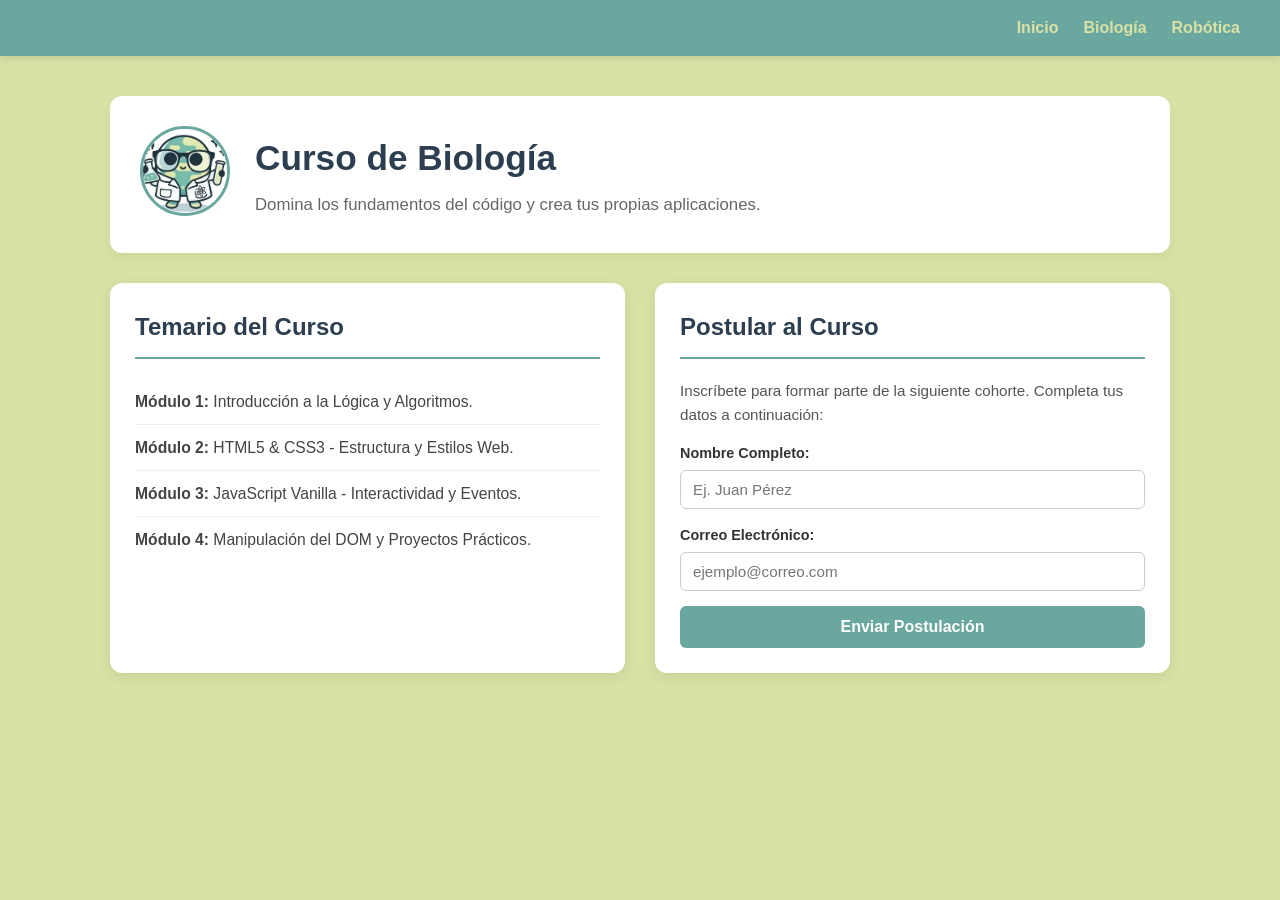
<file: pages/biologia.html>
<!DOCTYPE html>
<html lang="es">
<head>
    <meta charset="UTF-8">
    <meta name="viewport" content="width=device-width, initial-scale=1.0">
    <title>Programación - Nos Gusta La Ciencia</title>
    <!-- Nota: Subimos un nivel de carpeta con ../ para encontrar la carpeta css -->
    <link rel="stylesheet" href="../css/styles.css">
</head>
<body>

    <!-- MENÚ SUPERIOR -->
    <nav class="navbar">
        <div class="nav-container">
            <ul class="nav-links">
                <!-- Volver al Inicio -->
                <li><a href="../index.html">Inicio</a></li>
                <li><a href="biologia.html">Biología</a></li>
                <li><a href="robotica.html">Robótica</a></li>
            </ul>
        </div>
    </nav>

    <main class="container">

        <!-- CABECERA DE LA PÁGINA: LOGO A LA IZQUIERDA Y TÍTULO A LA DERECHA -->
        <header class="course-header">
            <div class="course-header-logo">
                <img src="../images/biologia.logo.jpg" alt="Logo biologia">
            </div>
            <div class="course-header-title">
                <h1>Curso de Biología</h1>
                <p>Domina los fundamentos del código y crea tus propias aplicaciones.</p>
            </div>
        </header>

        <!-- SECCIÓN DE DOS CARDS LADO A LADO -->
        <section class="course-grid">

            <!-- CARD 1: TEMARIO (Izquierda) -->
            <article class="course-card">
                <h2 class="card-header-title">Temario del Curso</h2>
                <div class="card-body">
                    <ul class="temario-list">
                        <li><strong>Módulo 1:</strong> Introducción a la Lógica y Algoritmos.</li>
                        <li><strong>Módulo 2:</strong> HTML5 & CSS3 - Estructura y Estilos Web.</li>
                        <li><strong>Módulo 3:</strong> JavaScript Vanilla - Interactividad y Eventos.</li>
                        <li><strong>Módulo 4:</strong> Manipulación del DOM y Proyectos Prácticos.</li>
                    </ul>
                </div>
            </article>

            <!-- CARD 2: POSTULACIÓN (Derecha) -->
            <article class="course-card postulacion-card">
                <h2 class="card-header-title">Postular al Curso</h2>
                <div class="card-body">
                    <p class="postulacion-info">
                        Inscríbete para formar parte de la siguiente cohorte. Completa tus datos a continuación:
                    </p>
                    
                    <!-- Formulario de postulación -->
                    <form class="postulacion-form" id="form-postulacion">
                        <div class="form-group">
                            <label for="nombre">Nombre Completo:</label>
                            <input type="text" id="nombre" name="nombre" placeholder="Ej. Juan Pérez" required>
                        </div>
                        
                        <div class="form-group">
                            <label for="email">Correo Electrónico:</label>
                            <input type="email" id="email" name="email" placeholder="ejemplo@correo.com" required>
                        </div>

                        <button type="submit" class="btn-postular">Enviar Postulación</button>
                    </form>
                </div>
            </article>

        </section>

    </main>

    <!-- JS Vanilla cargado desde la subcarpeta -->
    <script src="../js/main.js"></script>
</body>
</html>
</file>
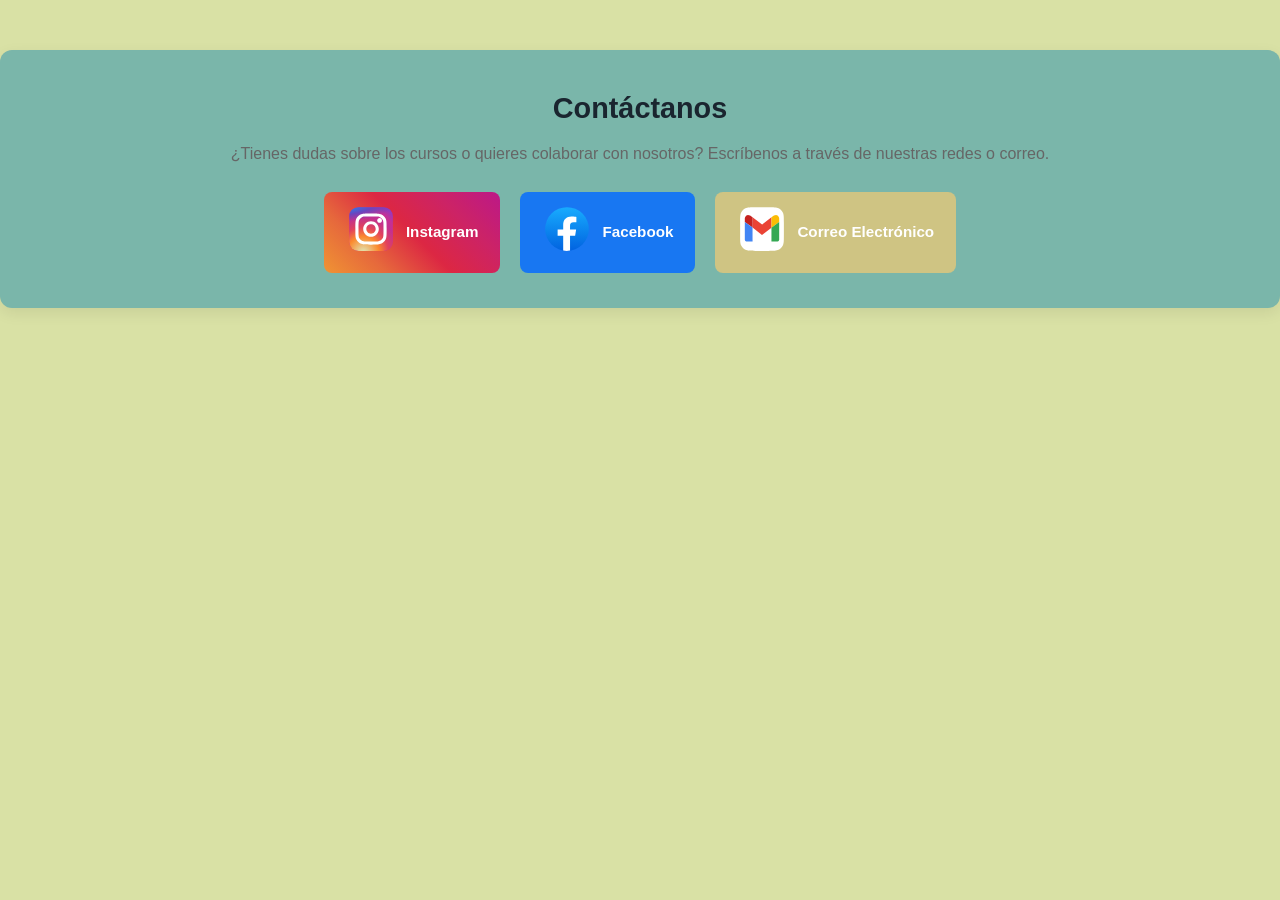
<file: pages/contactanos.html>
<!DOCTYPE html>
<html lang="es">
<head>
    <meta charset="UTF-8">
    <meta name="viewport" content="width=device-width, initial-scale=1.0">
    <title>Contáctanos - Nos Gusta La Ciencia</title>
    <link rel="stylesheet" href="../css/styles.css">
</head>
<body>

    <!-- SECCIÓN DE CONTACTO -->
    <section class="contacto-section">
        <div class="contacto-card">
            <h2>Contáctanos</h2>
            <p>¿Tienes dudas sobre los cursos o quieres colaborar con nosotros? Escríbenos a través de nuestras redes o correo.</p>
            
            <div class="contacto-links">
                <!-- Enlace a Instagram -->
                <a href="https://instagram.com/nosgustalaciencia" target="_blank" rel="noopener noreferrer" class="contacto-item instagram">
                    <span><img src="../images/instagram.svg" alt="icono instagram" class="ig"></span>
                    <span>Instagram</span>
                </a>

                <!-- Enlace a Facebook -->
                <a href="https://facebook.com/Nos Gusta La Ciencia" target="_blank" rel="noopener noreferrer" class="contacto-item facebook">
                    <span><img src="../images/facebook.svg" alt="icono facebook" class="face"></span>
                    <span>Facebook</span>
                </a>

                <!-- Enlace de Correo Electrónico -->
                <a href="mailto:nosgustalaciencia.bo@gmail.com" class="contacto-item email">
                    <span><img src="../images/gmail.svg" alt="icono gmail" class="gmail"></span>
                    <span>Correo Electrónico</span>
                </a>
            </div>
        </div>
    </section>

</body>
</html>
</file>
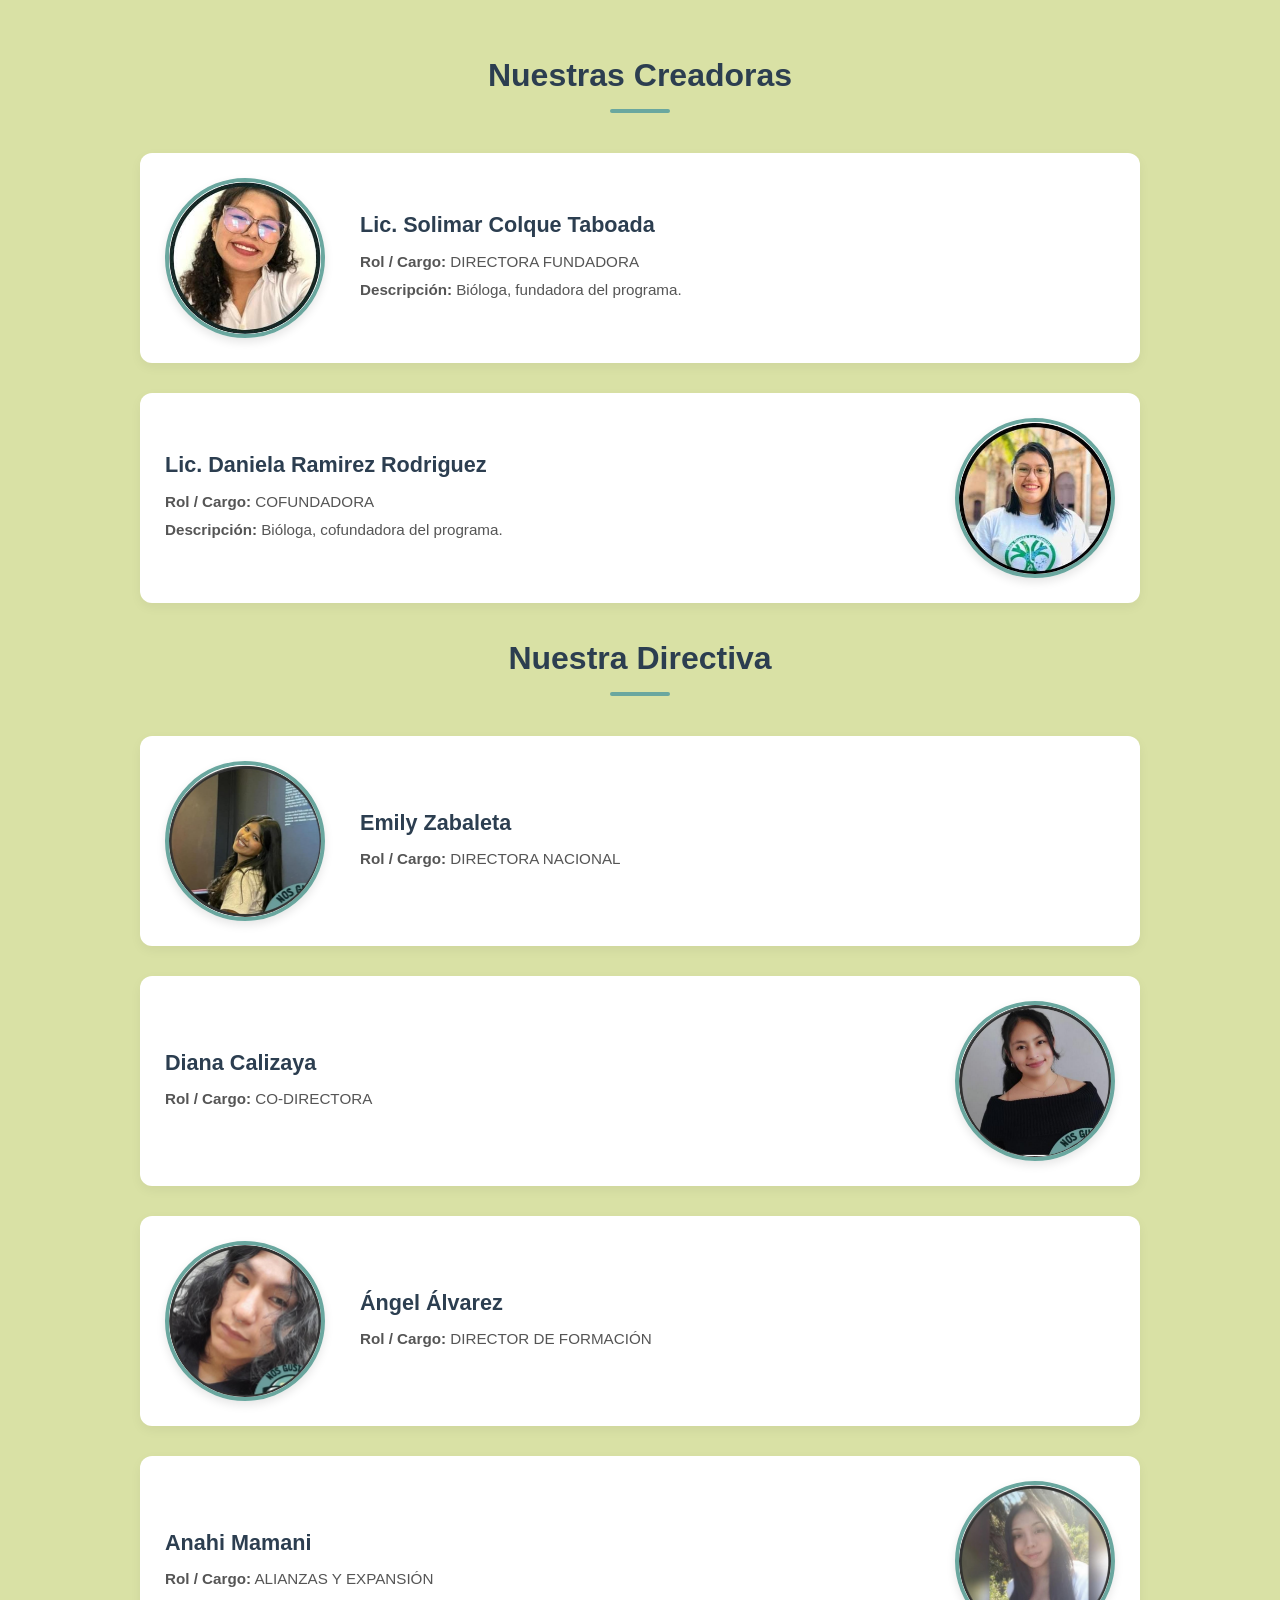
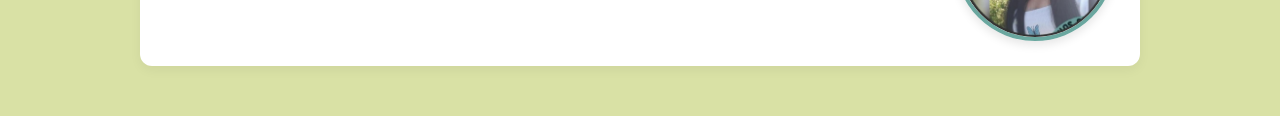
<file: pages/integrantes.html>
<!DOCTYPE html>
<html lang="es">
<head>
    <meta charset="UTF-8">
    <meta name="viewport" content="width=device-width, initial-scale=1.0">
    <title>Integrantes - Nos Gusta La Ciencia</title>
    <link rel="stylesheet" href="../css/styles.css">
</head>
<body>

    <!-- SECCIÓN DE INTEGRANTES -->
    <section class="integrantes-section">
        <h2>Nuestras Creadoras</h2>

        <!-- INTEGRANTE 1: Solimar (Imagen a la izquierda, Datos a la derecha) -->
        <div class="integrante-row">
            <div class="integrante-img">
                <img src="../images/solimar.jpg" alt="Foto de la fundadora" id="fundadora.imagen">
            </div>
            <div class="integrante-info">
                <h3>Lic. Solimar Colque Taboada</h3>
                <p><strong>Rol / Cargo:</strong> DIRECTORA FUNDADORA</p>
                <p><strong>Descripción:</strong> Bióloga, fundadora del programa.</p>
            </div>
        </div>

        <!-- INTEGRANTE 2: Daniela (Imagen a la derecha, Datos a la izquierda - Invertido) -->
        <div class="integrante-row reverse">
            <div class="integrante-img">
                <img src="../images/daniela.jpg" alt="Foto de la cofundadora" id="cofundadora.imagen">
            </div>
            <div class="integrante-info">
                <h3>Lic. Daniela Ramirez Rodriguez</h3>
                <p><strong>Rol / Cargo:</strong> COFUNDADORA</p>
                <p><strong>Descripción:</strong> Bióloga, cofundadora del programa.</p>
            </div>
        </div>

        <h2>Nuestra Directiva</h2>

        <!-- INTEGRANTE 3: Emily (Imagen a la izquierda, Datos a la derecha) -->
        <div class="integrante-row">
            <div class="integrante-img">
                <img src="../images/emili.jpg" alt="Foto de la directora nacional" id="directora-nacional.imagen">
            </div>
            <div class="integrante-info">
                <h3>Emily Zabaleta</h3>
                <p><strong>Rol / Cargo:</strong> DIRECTORA NACIONAL</p>
            </div>
        </div>

        <!-- INTEGRANTE 4: Diana (Imagen a la derecha, Datos a la izquierda - Invertido) -->
        <div class="integrante-row reverse">
            <div class="integrante-img">
                <img src="../images/diana.jpg" alt="Foto de la co-directora" id="co-directora.imagen">
            </div>
            <div class="integrante-info">
                <h3>Diana Calizaya</h3>
                <p><strong>Rol / Cargo:</strong> CO-DIRECTORA</p>
               
            </div>
        </div>

        <!-- INTEGRANTE 5: Ángel (Imagen a la izquierda, Datos a la derecha) -->
        <div class="integrante-row">
            <div class="integrante-img">
                <img src="../images/angel.jpg" alt="Foto del director de formación" id="director-formacion.imagen">
            </div>
            <div class="integrante-info">
                <h3>Ángel Álvarez</h3>
                <p><strong>Rol / Cargo:</strong> DIRECTOR DE FORMACIÓN</p>
            
            </div>
        </div>

        <!-- INTEGRANTE 6: Anahi (Imagen a la derecha, Datos a la izquierda - Invertido) -->
        <div class="integrante-row reverse">
            <div class="integrante-img">
                <img src="../images/anahi.jpg" alt="Foto de la directora de alianzas" id="directora-alianzas.imagen">
            </div>
            <div class="integrante-info">
                <h3>Anahi Mamani</h3>
                <p><strong>Rol / Cargo:</strong> ALIANZAS Y EXPANSIÓN</p>
             
            </div>
        </div>

    </section>

</body>
</html>
</file>
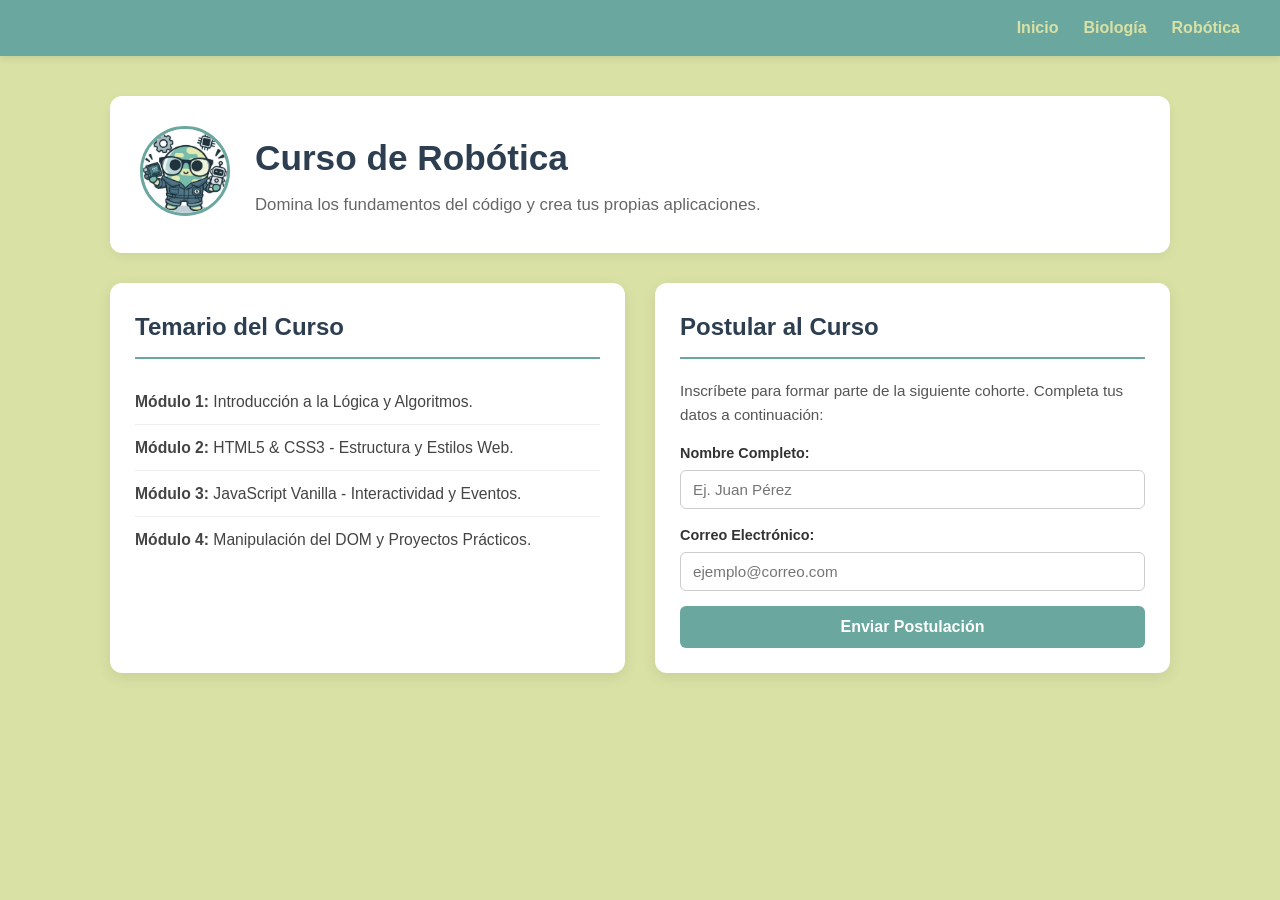
<file: pages/robotica.html>
<!DOCTYPE html>
<html lang="es">
<head>
    <meta charset="UTF-8">
    <meta name="viewport" content="width=device-width, initial-scale=1.0">
    <title>Programación - Nos Gusta La Ciencia</title>
    <!-- Nota: Subimos un nivel de carpeta con ../ para encontrar la carpeta css -->
    <link rel="stylesheet" href="../css/styles.css">
</head>
<body>

    <!-- MENÚ SUPERIOR -->
    <nav class="navbar">
        <div class="nav-container">
            <ul class="nav-links">
                <!-- Volver al Inicio -->
                <li><a href="../index.html">Inicio</a></li>
                <li><a href="biologia.html">Biología</a></li>
                <li><a href="robotica.html">Robótica</a></li>
            </ul>
        </div>
    </nav>

    <main class="container">

        <!-- CABECERA DE LA PÁGINA: LOGO A LA IZQUIERDA Y TÍTULO A LA DERECHA -->
        <header class="course-header">
            <div class="course-header-logo">
                <img src="../images/robotica.logo.jpg" alt="Logo Robótica">
            </div>
            <div class="course-header-title">
                <h1>Curso de Robótica</h1>
                <p>Domina los fundamentos del código y crea tus propias aplicaciones.</p>
            </div>
        </header>

        <!-- SECCIÓN DE DOS CARDS LADO A LADO -->
        <section class="course-grid">

            <!-- CARD 1: TEMARIO (Izquierda) -->
            <article class="course-card">
                <h2 class="card-header-title">Temario del Curso</h2>
                <div class="card-body">
                    <ul class="temario-list">
                        <li><strong>Módulo 1:</strong> Introducción a la Lógica y Algoritmos.</li>
                        <li><strong>Módulo 2:</strong> HTML5 & CSS3 - Estructura y Estilos Web.</li>
                        <li><strong>Módulo 3:</strong> JavaScript Vanilla - Interactividad y Eventos.</li>
                        <li><strong>Módulo 4:</strong> Manipulación del DOM y Proyectos Prácticos.</li>
                    </ul>
                </div>
            </article>

            <!-- CARD 2: POSTULACIÓN (Derecha) -->
            <article class="course-card postulacion-card">
                <h2 class="card-header-title">Postular al Curso</h2>
                <div class="card-body">
                    <p class="postulacion-info">
                        Inscríbete para formar parte de la siguiente cohorte. Completa tus datos a continuación:
                    </p>
                    
                    <!-- Formulario de postulación -->
                    <form class="postulacion-form" id="form-postulacion">
                        <div class="form-group">
                            <label for="nombre">Nombre Completo:</label>
                            <input type="text" id="nombre" name="nombre" placeholder="Ej. Juan Pérez" required>
                        </div>
                        
                        <div class="form-group">
                            <label for="email">Correo Electrónico:</label>
                            <input type="email" id="email" name="email" placeholder="ejemplo@correo.com" required>
                        </div>

                        <button type="submit" class="btn-postular">Enviar Postulación</button>
                    </form>
                </div>
            </article>

        </section>

    </main>

    <!-- JS Vanilla cargado desde la subcarpeta -->
    <script src="../js/main.js"></script>
</body>
</html>
</file>
<file: css/styles.css>
/* ===================================================
   1. RESET BÁSICO Y VARIABLES DE ESTILO
   =================================================== */
* {
    margin: 0;
    padding: 0;
    box-sizing: border-box;
}

body {
    font-family: 'Segoe UI', Tahoma, Geneva, Verdana, sans-serif;
    line-height: 1.6;
    color: #333333;
    background-color: #d9e1a5; /* Color principal de fondo institucional */
}

/* ===================================================
   2. NAVEGACIÓN SUPERIOR DERECHA
   =================================================== */
.navbar {
    background-color: #6aa79f; /* Color institucional */
    position: sticky;
    top: 0;
    z-index: 1000;
    padding: 15px 40px;
    box-shadow: 0 2px 8px rgba(0, 0, 0, 0.1);
}

.nav-container {
    display: flex;
    justify-content: flex-end;
    max-width: 1200px;
    margin: 0 auto;
}

.nav-links {
    list-style: none;
    display: flex;
    gap: 25px;
}

.nav-links a {
    color: #d9e1a5;
    text-decoration: none;
    font-weight: 600;
    font-size: 1rem;
    transition: color 0.3s ease;
}

.nav-links a:hover {
    color: #d9e1a5; 
}

/* ===================================================
   3. HERO BANNER
   =================================================== */
.hero-banner {
    width: 100%;
    min-height: 280px;
    background-image: linear-gradient(rgba(0, 0, 0, 0.4), rgba(0, 0, 0, 0.4)), url('../images/fondo_NGC.jpg');
    background-size: cover;        
    background-position: center;   
    background-repeat: no-repeat;
    display: flex;
    justify-content: center;       
    align-items: center;           
    padding: 40px 20px;
}

.hero-logo {
    max-width: 180px;
    height: auto;
    border-radius: 50%;           
    border: 4px solid #ffffff;     
    box-shadow: 0 4px 15px rgba(0,0,0,0.4);
}

/* ===================================================
   4. SECCIÓN PRINCIPAL Y PROPÓSITO
   =================================================== */
.container {
    max-width: 1100px;
    margin: 40px auto;
    padding: 0 20px;
}

.proposito-section {
    text-align: center;
    margin-bottom: 50px;
    background-color: #ffffff;
    padding: 30px;
    border-radius: 12px;
    box-shadow: 0 4px 12px rgba(0, 0, 0, 0.05);
}

.proposito-section h2 {
    font-size: 2.2rem;
    color: #2c3e50;
    margin-bottom: 15px;
    position: relative;
    display: inline-block;
}

.proposito-section h2::after {
    content: '';
    display: block;
    width: 60px;
    height: 4px;
    background-color: #6aa79f; /* Acento con tu color */
    margin: 8px auto 0 auto;
    border-radius: 2px;
}

.proposito-leyenda {
    font-size: 1.15rem;
    color: #555555;
    max-width: 750px;
    margin: 0 auto;
}

/* ===================================================
   5. SECCIÓN DE CARDS (CONTENEDORES INTERACTIVOS)
   =================================================== */
.cards-section {
    display: grid;
    grid-template-columns: repeat(auto-fit, minmax(280px, 1fr));
    gap: 30px;
}

.card {
    display: block;
    background-color: #ffffff;
    border-radius: 12px;
    overflow: hidden;            
    text-decoration: none;      
    color: inherit;
    box-shadow: 0 5px 15px rgba(0, 0, 0, 0.08);
    transition: transform 0.3s ease, box-shadow 0.3s ease;
}

.card:hover {
    transform: translateY(-8px);  
    box-shadow: 0 12px 25px rgba(0, 0, 0, 0.18);
}

.card-image-wrapper {
    width: 100%;
    height: 180px;
    overflow: hidden;
}

.card-image-wrapper img {
    width: 100%;
    height: 100%;
    object-fit: cover;            
    transition: transform 0.4s ease;
}

.card:hover .card-image-wrapper img {
    transform: scale(1.05);
}

.card-content {
    padding: 20px;
}

.card-content h3 {
    font-size: 1.4rem;
    color: #2c3e50;
    margin-bottom: 10px;
}

.card-content p {
    font-size: 0.95rem;
    color: #666666;
}

/* ===================================================
   6. CABECERA DE CURSO (LOGO IZQ - TÍTULO DER)
   =================================================== */
.course-header {
    display: flex;
    align-items: center;          
    gap: 25px;                    
    background-color: #ffffff;
    padding: 30px;
    border-radius: 12px;
    box-shadow: 0 4px 12px rgba(0, 0, 0, 0.05);
    margin-bottom: 30px;
}

.course-header-logo img {
    width: 90px;
    height: 90px;
    border-radius: 50%;           
    object-fit: cover;
    border: 3px solid #6aa79f;
}

.course-header-title {
    text-align: left;            
}

.course-header-title h1 {
    font-size: 2.2rem;
    color: #2c3e50;
    margin-bottom: 5px;
}

.course-header-title p {
    font-size: 1.05rem;
    color: #666666;
}

/* ===================================================
   7. DISPOSICIÓN LADO A LADO (2 CARDS)
   =================================================== */
.course-grid {
    display: grid;
    grid-template-columns: 1fr 1fr;
    gap: 30px;
}

.course-card {
    background-color: #ffffff;
    border-radius: 12px;
    padding: 25px;
    box-shadow: 0 4px 15px rgba(0, 0, 0, 0.08);
    display: flex;
    flex-direction: column;
}

.card-header-title {
    font-size: 1.5rem;
    color: #2c3e50;
    border-bottom: 2px solid #6aa79f;
    padding-bottom: 10px;
    margin-bottom: 20px;
}

.temario-list {
    list-style: none;
}

.temario-list li {
    padding: 10px 0;
    border-bottom: 1px solid #eeeeee;
    font-size: 0.98rem;
    color: #444444;
}

.temario-list li:last-child {
    border-bottom: none;
}

.postulacion-info {
    margin-bottom: 15px;
    color: #555555;
    font-size: 0.95rem;
}

.form-group {
    margin-bottom: 15px;
}

.form-group label {
    display: block;
    font-weight: 600;
    margin-bottom: 5px;
    color: #333333;
    font-size: 0.9rem;
}

.form-group input {
    width: 100%;
    padding: 10px 12px;
    border: 1px solid #cccccc;
    border-radius: 6px;
    font-size: 0.95rem;
    outline: none;
    transition: border-color 0.3s ease;
}

.form-group input:focus {
    border-color: #6aa79f;
}

.btn-postular {
    width: 100%;
    background-color: #6aa79f; /* Color institucional aplicado */
    color: #ffffff;
    border: none;
    padding: 12px;
    border-radius: 6px;
    font-size: 1rem;
    font-weight: 600;
    cursor: pointer;
    transition: background-color 0.3s ease;
}

.btn-postular:hover {
    background-color: #528a82;
}

@media (max-width: 768px) {
    .course-grid {
        grid-template-columns: 1fr;
    }
    .course-header {
        flex-direction: column;
        text-align: center;
    }
    .course-header-title {
        text-align: center;
    }
}

   /* 8 . SECCIÓN Y CARD DE CONTACTO */

.contacto-section {
    margin-top: 50px;
    margin-bottom: 40px;
}

.contacto-card {
    background-color:#7ab6aa ;
    border-radius: 12px;
    padding: 35px;
    text-align: center;
    box-shadow: 0 5px 15px rgba(0, 0, 0, 0.08);
}

.contacto-card h2 {
    font-size: 1.8rem;
    color: #1a252f;
    margin-bottom: 10px;
}

.contacto-card p {
    color: #666666;
    margin-bottom: 25px;
    font-size: 1rem;
}

/* Contenedor de los enlaces de contacto */
.contacto-links {
    display: flex;
    justify-content: center;
    gap: 20px;
    flex-wrap: wrap; /* Se acomodan bien en pantallas pequeñas */
}

/* Estilo individual para cada enlace */
.contacto-item {
    display: flex;
    align-items: center;
    gap: 10px;
    padding: 12px 22px;
    border-radius: 8px;
    text-decoration: none;
    color: #ffffff;
    font-weight: 600;
    font-size: 0.95rem;
    transition: transform 0.2s ease, opacity 0.2s ease;
}

.contacto-item:hover {
    transform: translateY(-3px);
    opacity: 0.9;
}

/* Colores institucionales para cada red social */
.contacto-item.instagram {
    background: linear-gradient(45deg, #f09433, #e6683c, #dc2743, #cc2366, #bc1888);
}

.contacto-item.facebook {
    background-color: #1877f2;


}

.contacto-item.email {
    background-color: #cfc483;
}

/* Adaptabilidad a dispositivos móviles */
@media (max-width: 600px) {
    .contacto-links {
        flex-direction: column;
        align-items: stretch;
    }
}

.face{
    width: 50px;
}
.ig{
    width: 50px;
}
.gmail{
    width: 50px;
} 
  /* 9. SECCIÓN DE HISTORIA E INFORMACIÓN INSTITUCIONAL
   =================================================== */
.historia-narrativa {
    margin: 50px auto;
    max-width: 1000px;
}

.historia-narrativa h2 {
    text-align: center;
    font-size: 2rem;
    color: #2c3e50;
    margin-bottom: 40px;
    position: relative;
}

.historia-narrativa h2::after {
    content: '';
    display: block;
    width: 60px;
    height: 4px;
    background-color: #6aa79f;
    margin: 8px auto 0 auto;
    border-radius: 2px;
}

.historia-row {
    display: flex;
    align-items: center;
    gap: 40px;
    margin-bottom: 35px;
    background-color: #ffffff;
    padding: 30px;
    border-radius: 12px;
    box-shadow: 0 4px 12px rgba(0, 0, 0, 0.05);
}

.historia-row.reverse {
    flex-direction: row-reverse;
}

.historia-text {
    flex: 1;
}

.historia-text h3 {
    font-size: 1.35rem;
    color: #2c3e50;
    margin-bottom: 12px;
    border-left: 4px solid #6aa79f;
    padding-left: 10px;
}

.historia-text p {
    color: #555555;
    font-size: 1rem;
    line-height: 1.6;
}

.proyectos-list {
    list-style-type: disc;
    padding-left: 20px;
    color: #555555;
}

.proyectos-list li {
    margin-bottom: 6px;
}

.historia-img {
    flex: 1;
    max-width: 380px;
}

.historia-img img {
    width: 100%;
    height: 200px;
    object-fit: cover;
    border-radius: 8px;
    box-shadow: 0 4px 10px rgba(0, 0, 0, 0.1);
}

.historia-row-extra {
    display: grid;
    grid-template-columns: 1fr 1fr;
    gap: 30px;
    background-color: #ffffff;
    padding: 30px;
    border-radius: 12px;
    box-shadow: 0 4px 12px rgba(0, 0, 0, 0.05);
}

.historia-item-text h3 {
    font-size: 1.3rem;
    color: #2c3e50;
    margin-bottom: 15px;
    border-left: 4px solid #6aa79f;
    padding-left: 10px;
}

.historia-item-text.subvencion h3 {
    border-left-color: #6aa79f;
}

.historia-item-text p {
    color: #555555;
    font-size: 0.95rem;
    margin-top: 10px;
    margin-bottom: 5px;
}

.historia-item-text img {
    max-width: 120px;
    height: auto;
    display: block;
    margin: 8px 0 15px 0;
    border-radius: 6px;
    box-shadow: 0 2px 5px rgba(0,0,0,0.1);
}

@media (max-width: 768px) {
    .historia-row, .historia-row.reverse {
        flex-direction: column;
        gap: 20px;
        padding: 20px;
    }
    .historia-img {
        max-width: 100%;
        width: 100%;
    }
    .historia-row-extra {
        grid-template-columns: 1fr;
        padding: 20px;
    }
}

/* ===================================================
   10. SECCIÓN DE INTEGRANTES
   =================================================== */
.integrantes-section {
    margin: 50px auto;
    max-width: 1000px;
}

.integrantes-section h2 {
    text-align: center;
    font-size: 2rem;
    color: #2c3e50;
    margin-bottom: 40px;
    margin-top: 30px;
    position: relative;
}

.integrantes-section h2::after {
    content: '';
    display: block;
    width: 60px;
    height: 4px;
    background-color: #6aa79f;
    margin: 8px auto 0 auto;
    border-radius: 2px;
}

.integrante-row {
    display: flex;
    align-items: center;
    gap: 35px;
    margin-bottom: 30px;
    background-color: #ffffff;
    padding: 25px;
    border-radius: 12px;
    box-shadow: 0 4px 12px rgba(0, 0, 0, 0.05);
    transition: transform 0.2s ease;
}

.integrante-row:hover {
    transform: translateY(-3px);
}

.integrante-row.reverse {
    flex-direction: row-reverse;
}

.integrante-img {
    flex: 0 0 160px;
    height: 160px;
}

.integrante-img img {
    width: 100%;
    height: 100%;
    object-fit: cover;
    border-radius: 50%;          
    border: 4px solid #6aa79f;   
    box-shadow: 0 4px 10px rgba(0, 0, 0, 0.1);
}

.integrante-info {
    flex: 1;
}

.integrante-info h3 {
    font-size: 1.35rem;
    color: #2c3e50;
    margin-bottom: 8px;
}

.integrante-info p {
    color: #555555;
    font-size: 0.95rem;
    margin-bottom: 6px;
    line-height: 1.5;
}

@media (max-width: 768px) {
    .integrante-row, .integrante-row.reverse {
        flex-direction: column;
        text-align: center;
        padding: 20px;
    }
    .integrante-img {
        margin: 0 auto 15px auto;
    }
}
</file>
